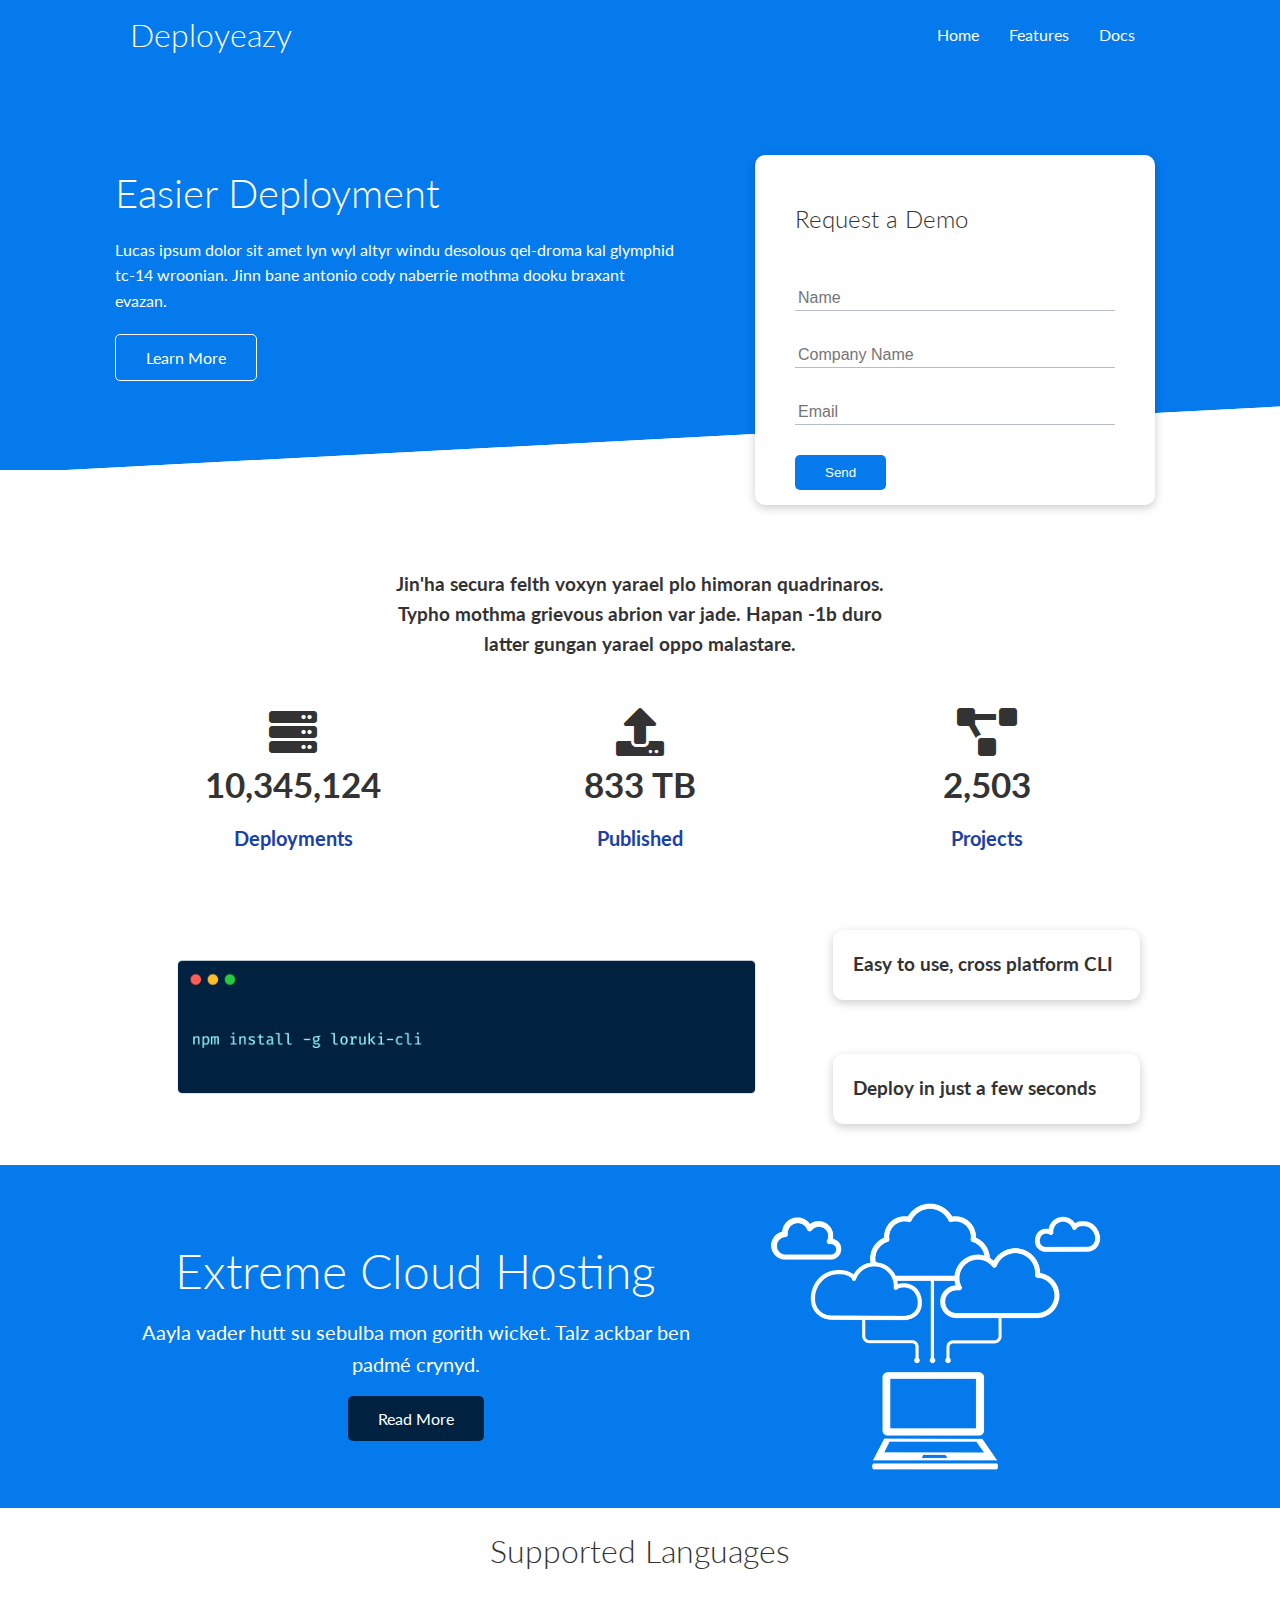
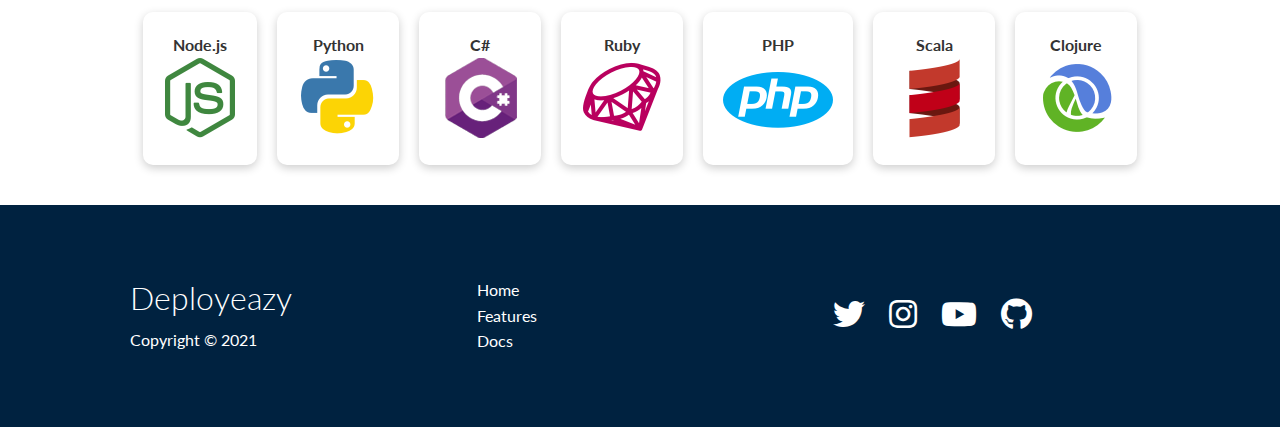
<file: index.html>
<!DOCTYPE html>
<html lang="en">
<head>
    <meta charset="UTF-8">
    <meta http-equiv="X-UA-Compatible" content="IE=edge">
    <meta name="viewport" content="width=device-width, initial-scale=1.0">
    <link rel="icon" href="./images/cloudfav.png">
    <link rel="stylesheet" href="https://cdnjs.cloudflare.com/ajax/libs/font-awesome/5.15.3/css/all.min.css">
    <link rel="stylesheet" href="./css/utilities.css">
    <link rel="stylesheet" href="./css/animations.css">
    <link rel="stylesheet" href="./css/styles.css">
    <title>Deployeazy | Deploy Your Projects Easily</title>
</head>
<body>
    <!-- Navbar -->
    <div class="navbar">
        <div class="container flex">
            <h1 class="logo">Deployeazy</h1>
            <nav>
                <ul>
                    <li><a href="index.html">Home</a></li>
                    <li><a href="features.html">Features</a></li>
                    <li><a href="docs.html">Docs</a></li>
                </ul>
            </nav>
        </div>
    </div>

    <!-- Showcase -->
    <section class="showcase">
        <div class="container grid">
            <div class="showcase-text">
                <h1>Easier Deployment</h1>
                <p>Lucas ipsum dolor sit amet lyn wyl altyr windu desolous qel-droma kal glymphid tc-14 wroonian. 
                    Jinn bane antonio cody naberrie mothma dooku braxant evazan. 
                </p>
                <a href="features.html" class="btn btn-outline">Learn More</a>
            </div>
            <div class="showcase-form card">
                <h2>Request a Demo</h2>
                <form name="contact" method="POST" netlify-honeypot="bot-field" data-netlify="true">
                    <input type="hidden" name="form-name" value="contact">
                    <p class="hidden">
                        <label>Don’t fill this out if you’re human: <input name="bot-field" /></label>
                      </p>
                    <div class="form-control">
                        <input type="text" name="name" placeholder="Name" required>
                    </div>
                    <div class="form-control">
                        <input type="text" name="company" placeholder="Company Name" required>
                    </div>
                    <div class="form-control">
                        <input type="email" name="email" placeholder="Email" required>
                    </div>
                    <input type="submit" value="Send" class="btn btn-primary">
                </form>
            </div>
        </div>
    </section>

    <!-- Statistics -->
    <section class="stats">
        <div class="container">
            <h3 class="stats-heading text-center my-1">
                Jin'ha secura felth voxyn yarael plo himoran quadrinaros. 
                Typho mothma grievous abrion var jade. 
                Hapan -1b duro latter gungan yarael oppo malastare.
            </h3>

            <div class="grid grid-3 text-center my-4">
                <div>
                    <i class="fas fa-server fa-3x"></i>
                    <h3>10,345,124</h3>
                    <p class="text-secondary">Deployments</p>
                </div>
                <div>
                    <i class="fas fa-upload fa-3x"></i>
                    <h3>833 TB</h3>
                    <p class="text-secondary">Published</p>
                </div>
                <div>
                    <i class="fas fa-project-diagram fa-3x"></i>
                    <h3>2,503</h3>
                    <p class="text-secondary">Projects</p>
                </div>
            </div>
        </div>

    </section>

    <!-- CLI -->
    <section class="cli">
        <div class="container grid">
            <img src="./images/cli.png" alt="cli">
            <div class="card">
                <h3>Easy to use, cross platform CLI</h3>
            </div>
            <div class="card">
                <h3>Deploy in just a few seconds</h3>
            </div>
        </div>
    </section>

    <!-- Cloud -->
    <section class="cloud bg-primary my-2 py-2">
        <div class="container grid">
            <div class="text-center">
                <h2 class="lg">Extreme Cloud Hosting</h2>
                <p class="lead my-1">Aayla vader hutt su sebulba mon gorith wicket. Talz ackbar ben padmé crynyd.</p>
                <a href="features.html" class="btn btn-dark">Read More</a>
            </div>
            <img src="./images/cloud.png" alt="cloud">
        </div>
    </section>

    <!-- Languages -->
    <section class="languages">
        <h2 class="md text-center my-2">
            Supported Languages
        </h2>
        <div class="container flex">
            <div class="card">
                <h4>Node.js</h4>
                <img src="./images/logos/node.png" alt="nodejs">
            </div>
            <div class="card">
                <h4>Python</h4>
                <img src="./images/logos/python.png" alt="python">
            </div>
            <div class="card">
                <h4>C#</h4>
                <img src="./images/logos/csharp.png" alt="csharp">
            </div>
            <div class="card">
                <h4>Ruby</h4>
                <img src="./images/logos/ruby.png" alt="ruby">
            </div>
            <div class="card">
                <h4>PHP</h4>
                <img src="./images/logos/php.png" alt="php">
            </div>
            <div class="card">
                <h4>Scala</h4>
                <img src="./images/logos/scala.png" alt="scala">
            </div>
            <div class="card">
                <h4>Clojure</h4>
                <img src="./images/logos/clojure.png" alt="clojure">
            </div>
        </div>
    </section>

    <!-- Footer -->
    <footer class="footer bg-dark py-5">
        <div class="container grid grid-3">
            <div>
                <h1>Deployeazy</h1>
                <p>Copyright &copy; 2021</p>
            </div>
            <nav>
                <ul>
                    <li><a href="index.html">Home</a></li>
                    <li><a href="features.html">Features</a></li>
                    <li><a href="docs.html">Docs</a></li>
                </ul>
            </nav>
            <div class="social">
                <a href="#"><i class="fab fa-twitter fa-2x"></i></a>
                <a href="#"><i class="fab fa-instagram fa-2x"></i></a>
                <a href="#"><i class="fab fa-youtube fa-2x"></i></a>
                <a href="#"><i class="fab fa-github fa-2x"></i></a>
            </div>
        </div>
    </footer>

</body>
</html>
</file>
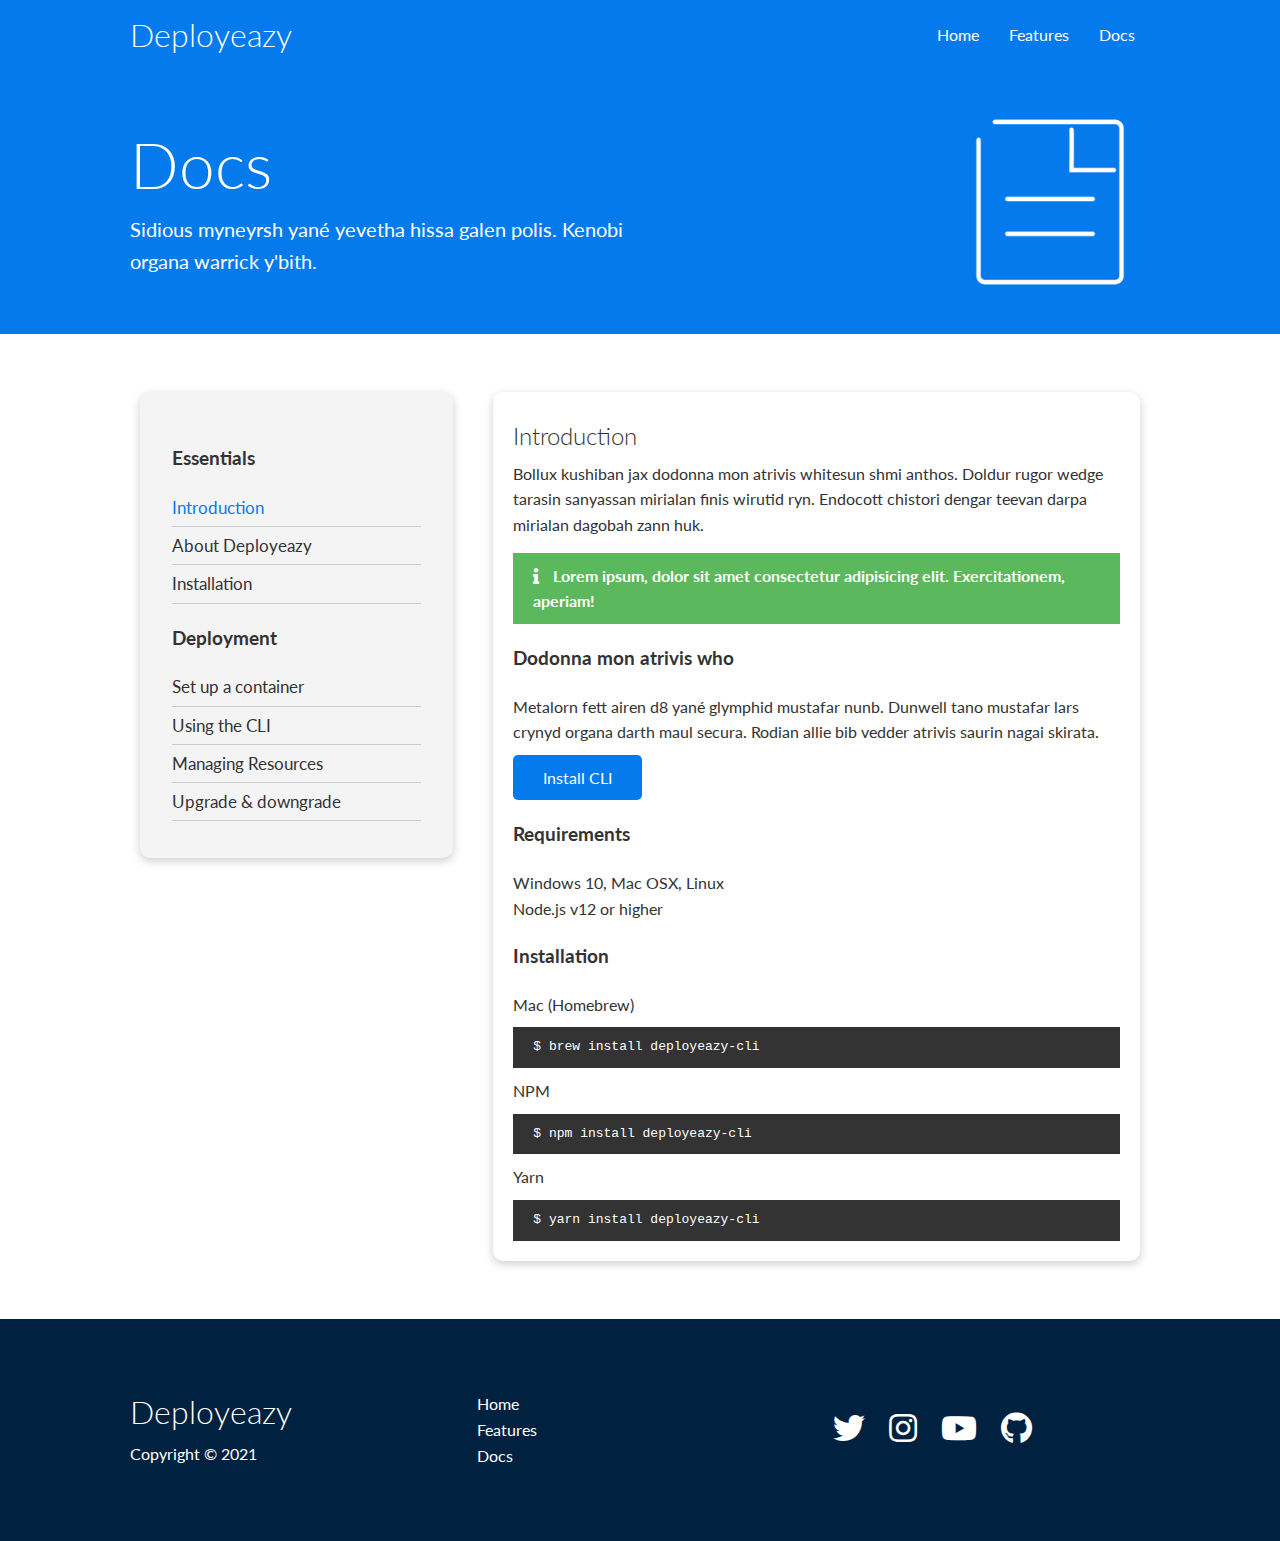
<file: docs.html>
<!DOCTYPE html>
<html lang="en">
<head>
    <meta charset="UTF-8">
    <meta http-equiv="X-UA-Compatible" content="IE=edge">
    <meta name="viewport" content="width=device-width, initial-scale=1.0">
    <link rel="icon" href="./images/cloudfav.png">
    <link rel="stylesheet" href="https://cdnjs.cloudflare.com/ajax/libs/font-awesome/5.15.3/css/all.min.css">
    <link rel="stylesheet" href="./css/utilities.css">
    <link rel="stylesheet" href="./css/animations.css">
    <link rel="stylesheet" href="./css/styles.css">
    <title>Deployeazy | Deploy Your Projects Easily</title>
</head>
<body>
    <!-- Navbar -->
    <div class="navbar">
        <div class="container flex">
            <h1 class="logo">Deployeazy</h1>
            <nav>
                <ul>
                    <li><a href="index.html">Home</a></li>
                    <li><a href="features.html">Features</a></li>
                    <li><a href="docs.html">Docs</a></li>
                </ul>
            </nav>
        </div>
    </div>

    <!-- Head Section -->
    <section class="docs-head bg-primary py-3">
        <div class="container grid">
            <div>
                <h1 class="xl">Docs</h1>
                <p class="lead">Sidious myneyrsh yané yevetha hissa galen polis. Kenobi organa warrick y'bith.</p>
            </div>
            <img src="./images/docs.png" alt="server">
        </div>
    </section>

    <!--  Docs Main -->
    <section class="docs-main my-4">
        <div class="container grid">
            <div class="card bg-light p-3">
                <h3 class="my-2">Essentials</h3>
                <nav>
                    <ul>
                        <li><a class="text-primary" href="#">Introduction</a></li>
                        <li><a href="#">About Deployeazy</a></li>
                        <li><a href="#">Installation</a></li>
                    </ul>
                </nav>

                <h3 class="my-2">Deployment</h3>
                <nav>
                    <ul>
                        <li><a href="#">Set up a container</a></li>
                        <li><a href="#">Using the CLI</a></li>
                        <li><a href="#">Managing Resources</a></li>
                        <li><a href="#">Upgrade & downgrade</a></li>
                    </ul>
                </nav>
            </div>

            <div class="card">
                <h2>Introduction</h2>
                <p>Bollux kushiban jax dodonna mon atrivis whitesun shmi anthos. 
                    Doldur rugor wedge tarasin sanyassan mirialan finis wirutid ryn. 
                    Endocott chistori dengar teevan darpa mirialan dagobah zann huk. 
                </p>

                <div class="alert alert-success">
                    <i class="fas fa-info"></i> Lorem ipsum, dolor sit amet consectetur adipisicing elit. Exercitationem, aperiam!
                </div>

                <h3>Dodonna mon atrivis who</h3>
                <p>Metalorn fett airen d8 yané glymphid mustafar nunb. 
                    Dunwell tano mustafar lars crynyd organa darth maul secura. 
                    Rodian allie bib vedder atrivis saurin nagai skirata.
                </p>
                <a href="#" class="btn btn-primary">Install CLI</a>

                <h3>Requirements</h3>
                <ul>
                    <li>Windows 10, Mac OSX, Linux</li>
                    <li>Node.js v12 or higher</li>
                </ul>

                <h3>Installation</h3>
                <p>Mac (Homebrew)</p>
                <pre><code>$ brew install deployeazy-cli</code></pre>
                <p>NPM</p>
                <pre><code>$ npm install deployeazy-cli</code></pre>
                <p>Yarn</p>
                <pre><code>$ yarn install deployeazy-cli</code></pre>
            </div>
        </div>
    </section>

    <!-- Footer -->
    <footer class="footer bg-dark py-5">
        <div class="container grid grid-3">
            <div>
                <h1>Deployeazy</h1>
                <p>Copyright &copy; 2021</p>
            </div>
            <nav>
                <ul>
                    <li><a href="index.html">Home</a></li>
                    <li><a href="features.html">Features</a></li>
                    <li><a href="docs.html">Docs</a></li>
                </ul>
            </nav>
            <div class="social">
                <a href="#"><i class="fab fa-twitter fa-2x"></i></a>
                <a href="#"><i class="fab fa-instagram fa-2x"></i></a>
                <a href="#"><i class="fab fa-youtube fa-2x"></i></a>
                <a href="#"><i class="fab fa-github fa-2x"></i></a>
            </div>
        </div>
    </footer>

</body>
</html>
</file>
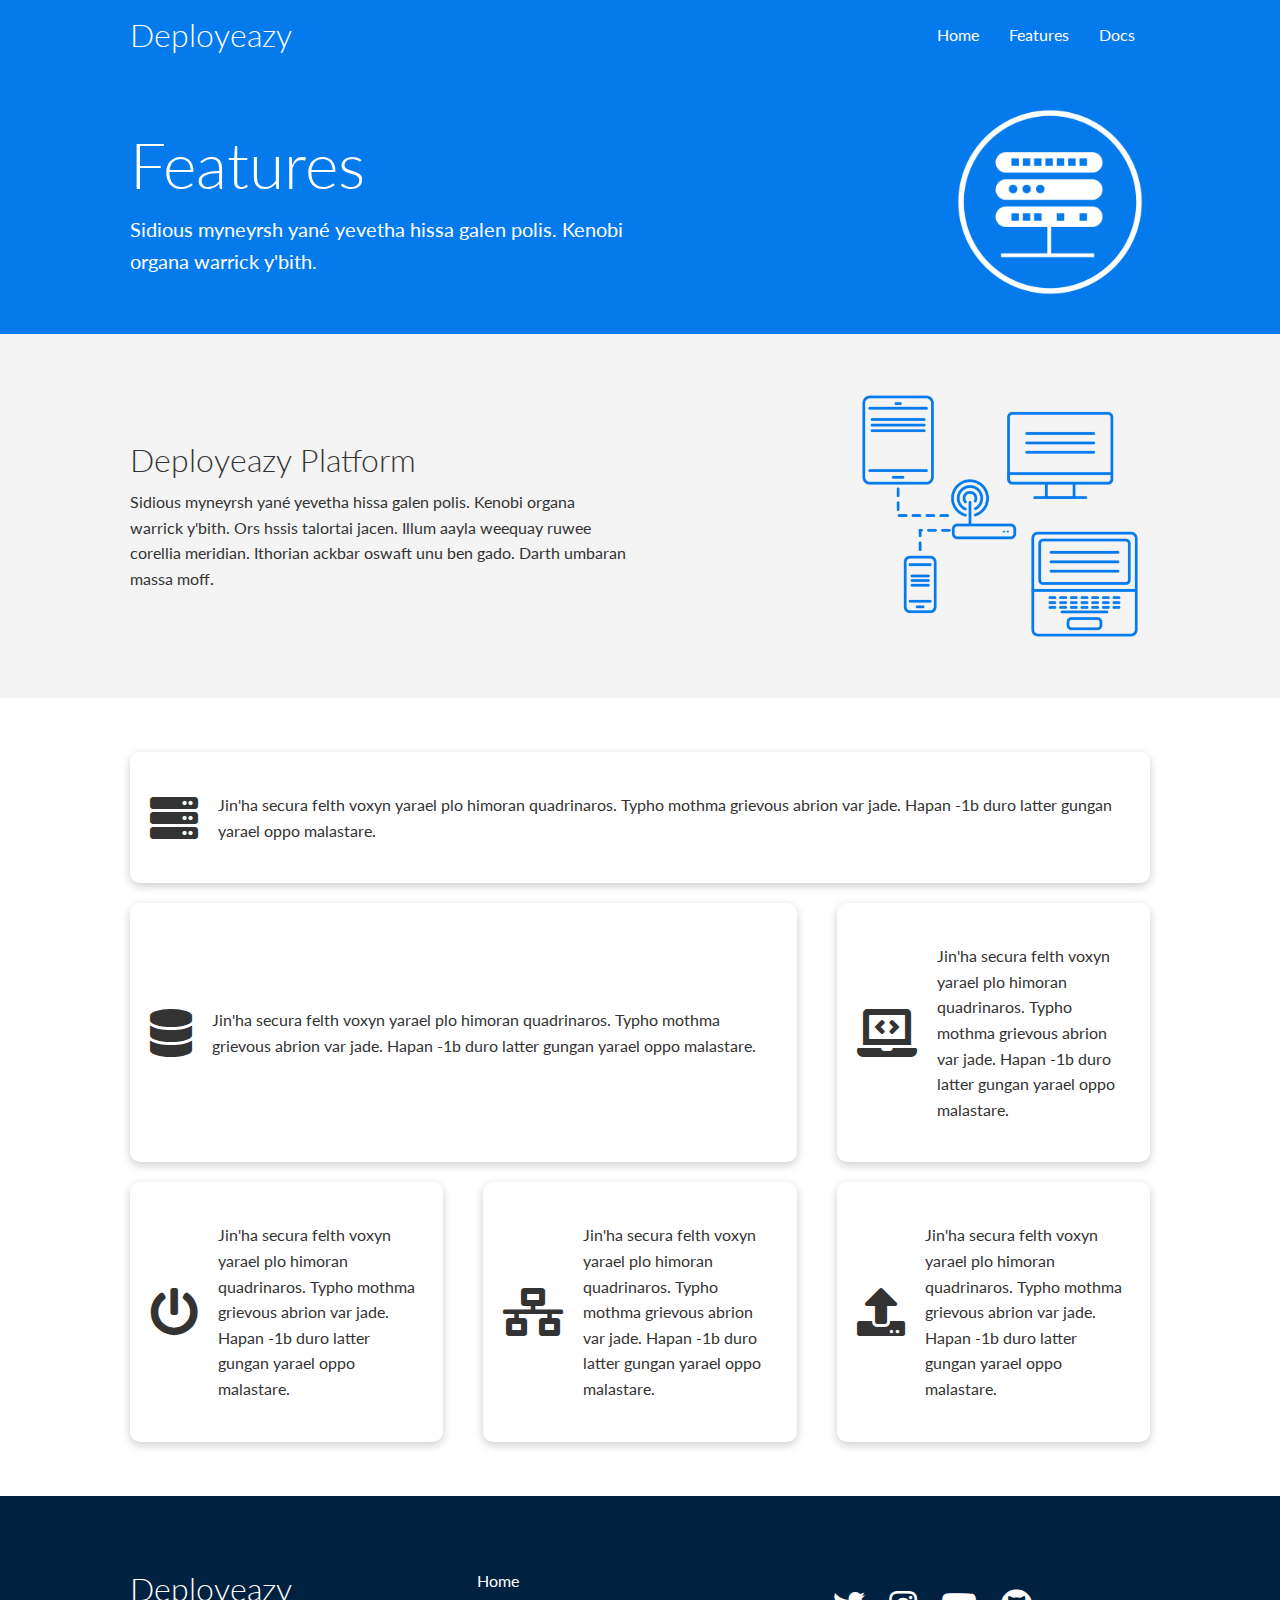
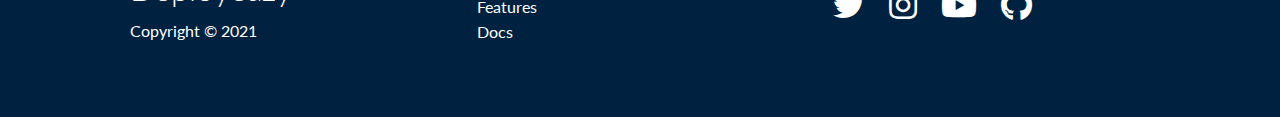
<file: features.html>
<!DOCTYPE html>
<html lang="en">
<head>
    <meta charset="UTF-8">
    <meta http-equiv="X-UA-Compatible" content="IE=edge">
    <meta name="viewport" content="width=device-width, initial-scale=1.0">
    <link rel="icon" href="./images/cloudfav.png">
    <link rel="stylesheet" href="https://cdnjs.cloudflare.com/ajax/libs/font-awesome/5.15.3/css/all.min.css">
    <link rel="stylesheet" href="./css/utilities.css">
    <link rel="stylesheet" href="./css/animations.css">
    <link rel="stylesheet" href="./css/styles.css">
    <title>Deployeazy | Deploy Your Projects Easily</title>
</head>
<body>
    <!-- Navbar -->
    <div class="navbar">
        <div class="container flex">
            <h1 class="logo">Deployeazy</h1>
            <nav>
                <ul>
                    <li><a href="index.html">Home</a></li>
                    <li><a href="features.html">Features</a></li>
                    <li><a href="docs.html">Docs</a></li>
                </ul>
            </nav>
        </div>
    </div>

    <!-- Head Section -->
    <section class="features-head bg-primary py-3">
        <div class="container grid">
            <div>
                <h1 class="xl">Features</h1>
                <p class="lead">Sidious myneyrsh yané yevetha hissa galen polis. Kenobi organa warrick y'bith.</p>
            </div>
            <img src="./images/server.png" alt="server">
        </div>
    </section>

    <!-- Subhead Section -->
    <section class="features-sub-head bg-light py-3">
        <div class="container grid">
            <div>
                <h1 class="md">Deployeazy Platform</h1>
                <p>Sidious myneyrsh yané yevetha hissa galen polis. Kenobi organa warrick y'bith.
                    Ors hssis talortai jacen. Illum aayla weequay ruwee corellia meridian. 
                    Ithorian ackbar oswaft unu ben gado. Darth umbaran massa moff.
                </p>
            </div>
            <img src="./images/server2.png" alt="server">
        </div>
    </section>

    <!-- Main Features -->
    <section class="features-main my-2">
        <div class="container grid grid-3">
            <div class="card flex">
                <i class="fas fa-server fa-3x"></i>
                <p>Jin'ha secura felth voxyn yarael plo himoran quadrinaros. Typho mothma grievous abrion var jade. 
                    Hapan -1b duro latter gungan yarael oppo malastare.</p>
            </div>
            <div class="card flex">
                <i class="fas fa-database fa-3x"></i>
                <p>Jin'ha secura felth voxyn yarael plo himoran quadrinaros. Typho mothma grievous abrion var jade. 
                    Hapan -1b duro latter gungan yarael oppo malastare.</p>
            </div>
            <div class="card flex">
                <i class="fas fa-laptop-code fa-3x"></i>
                <p>Jin'ha secura felth voxyn yarael plo himoran quadrinaros. Typho mothma grievous abrion var jade. 
                    Hapan -1b duro latter gungan yarael oppo malastare.</p>
            </div>
            <div class="card flex">
                <i class="fas fa-power-off fa-3x"></i>
                <p>Jin'ha secura felth voxyn yarael plo himoran quadrinaros. Typho mothma grievous abrion var jade. 
                    Hapan -1b duro latter gungan yarael oppo malastare.</p>
            </div>
            <div class="card flex">
                <i class="fas fa-network-wired fa-3x"></i>
                <p>Jin'ha secura felth voxyn yarael plo himoran quadrinaros. Typho mothma grievous abrion var jade. 
                    Hapan -1b duro latter gungan yarael oppo malastare.</p>
            </div>
            <div class="card flex">
                <i class="fas fa-upload fa-3x"></i>
                <p>Jin'ha secura felth voxyn yarael plo himoran quadrinaros. Typho mothma grievous abrion var jade. 
                    Hapan -1b duro latter gungan yarael oppo malastare.</p>
            </div>
        </div>
    </section>

    <!-- Footer -->
    <footer class="footer bg-dark py-5">
        <div class="container grid grid-3">
            <div>
                <h1>Deployeazy</h1>
                <p>Copyright &copy; 2021</p>
            </div>
            <nav>
                <ul>
                    <li><a href="index.html">Home</a></li>
                    <li><a href="features.html">Features</a></li>
                    <li><a href="docs.html">Docs</a></li>
                </ul>
            </nav>
            <div class="social">
                <a href="#"><i class="fab fa-twitter fa-2x"></i></a>
                <a href="#"><i class="fab fa-instagram fa-2x"></i></a>
                <a href="#"><i class="fab fa-youtube fa-2x"></i></a>
                <a href="#"><i class="fab fa-github fa-2x"></i></a>
            </div>
        </div>
    </footer>

</body>
</html>
</file>
<file: css/utilities.css>
.container {
  max-width: 1100px;
  margin: 0 auto;
  overflow: auto;
  padding: 0 40px;
}

.flex {
  display: flex;
  justify-content: center;
  align-items: center;
  height: 100%;
}

.grid {
  display: grid;
  grid-template-columns: repeat(2, 1fr);
  gap: 20px;
  justify-content: center;
  align-items: center;
  height: 100%;
}

.grid-3 {
  grid-template-columns: repeat(3, 1fr);
}

.card {
  background-color: #fff;
  color: #333;
  border-radius: 10px;
  box-shadow: 0 3px 10px rgba(0, 0, 0, 0.2);
  padding: 20px;
  margin: 10px;
}

.btn {
  display: inline-block;
  padding: 10px 30px;
  cursor: pointer;
  background-color: var(--primary-color);
  color: #fff;
  border: none;
  border-radius: 5px;
  transition: all 0.2s ease-in-out;
}

.btn-outline {
  background-color: transparent;
  border: 1px #fff solid;
}

.btn:hover {
  transform: scale(0.95);
}

/* Background and Colored Buttons */
.bg-primary,
.btn-primary {
  background-color: var(--primary-color);
  color: #fff;
}

.bg-secondary,
.btn-secondary {
  background-color: var(--secondary-color);
  color: #fff;
}

.bg-dark,
.btn-dark {
  background-color: var(--dark-color);
  color: #fff;
}

.bg-light,
.btn-light {
  background-color: var(--light-color);
  color: #333;
}

.bg-primary a,
.btn-primary a,
.bg-secondary a,
.btn-secondary a,
.bg-dark a,
.btn-dark a {
  color: #fff;
}

/* Text Colors */
.text-primary,
.text-primary {
  color: var(--primary-color);
}

.text-secondary,
.text-secondary {
  color: var(--secondary-color);
}

.text-dark,
.text-dark {
  color: var(--dark-color);
}

.text-light,
.text-light {
  color: var(--light-color);
}

/* Text Sizes */
.lead {
  font-size: 20px;
}

.sm {
  font-size: 1rem;
}

.md {
  font-size: 2rem;
}

.lg {
  font-size: 3rem;
}

.xl {
  font-size: 4rem;
}

/* Text Spacing */
.text-center {
  text-align: center;
}

/* Alerts */
.alert {
  background-color: var(--light-color);
  padding: 10px 20px;
  font-weight: bold;
  margin: 15px 0;
}

.alert i {
  margin-right: 10px;
}

.alert-success {
  background-color: var(--success-color);
  color: #fff;
}

.alert-error {
  background-color: var(--error-color);
  color: #fff;
}

/* Margin */
.my-1 {
  margin: 1rem 0;
}

.my-2 {
  margin: 1.5rem 0;
}

.my-3 {
  margin: 2rem 0;
}

.my-4 {
  margin: 3rem 0;
}

.my-5 {
  margin: 4rem 0;
}

.m-1 {
  margin: 1rem;
}

.m-2 {
  margin: 1.5rem;
}

.m-3 {
  margin: 2rem;
}

.m-4 {
  margin: 3rem;
}

.m-5 {
  margin: 4rem;
}

/* Padding */
.py-1 {
  padding: 1rem 0;
}

.py-2 {
  padding: 1.5rem 0;
}

.py-3 {
  padding: 2rem 0;
}

.py-4 {
  padding: 3rem 0;
}

.py-5 {
  padding: 4rem 0;
}

.p-1 {
  padding: 1rem;
}

.p-2 {
  padding: 1.5rem;
}

.p-3 {
  padding: 2rem;
}

.p-4 {
  padding: 3rem;
}

.p-5 {
  padding: 4rem;
}
</file>
<file: css/animations.css>
@keyframes slideInFromLeft {
  0% {
    transform: translateX(-100%);
  }

  100% {
    transform: translateX(0);
  }
}

@keyframes slideInFromRight {
  0% {
    transform: translateX(100%);
  }

  100% {
    transform: translateX(0);
  }
}

@keyframes slideInFromTop {
  0% {
    transform: translateY(-100%);
  }

  100% {
    transform: translateY(0);
  }
}

@keyframes slideInFromBottom {
  0% {
    transform: translateY(100%);
  }

  100% {
    transform: translateY(0);
  }
}
</file>
<file: css/styles.css>
@import url('https://fonts.googleapis.com/css2?family=Lato:wght@300&display=swap');

/* Variables */
:root {
  --primary-color: #047aed;
  --secondary-color: #1c3fa8;
  --dark-color: #002240;
  --light-color: #f4f4f4;
  --success-color: #5cb85c;
  --error-color: #d9534f;
}

/* Base */
* {
  margin: 0;
  padding: 0;
  box-sizing: border-box;
}

body {
  font-family: 'Lato', sans-serif;
  color: #333;
  line-height: 1.6;
}

ul {
  list-style-type: none;
}

a {
  text-decoration: none;
  color: #333;
}

h1,
h2 {
  font-weight: 300;
  line-height: 1.2;
  margin: 10px 0;
}

p {
  margin: 10px 0;
}

img {
  width: 100%;
}

code,
pre {
  background: #333;
  color: #fff;
  padding: 10px;
}

.hidden {
  visibility: hidden;
  height: 0;
}

/* Navbar */
.navbar {
  background-color: var(--primary-color);
  color: #fff;
  height: 70px;
}

.navbar ul {
  display: flex;
}

.navbar a {
  color: #fff;
  padding: 10px;
  margin: 0 5px;
}

.navbar a:hover {
  border-bottom: 2px #fff solid;
}

.navbar .flex {
  justify-content: space-between;
}

/* Showcase */
.showcase {
  height: 400px;
  background-color: var(--primary-color);
  color: #fff;
  position: relative;
}

.showcase h1 {
  font-size: 40px;
}

.showcase p {
  margin: 20px 0;
}

.showcase .grid {
  grid-template-columns: 55% 45%;
  gap: 30px;
  overflow: visible;
}

.showcase-text {
  animation: slideInFromLeft 1s ease-in;
}

.showcase-form {
  position: relative;
  top: 60px;
  height: 350px;
  width: 400px;
  padding: 40px;
  z-index: 100;
  justify-self: flex-end;
  animation: slideInFromRight 1s ease-in;
}

.showcase-form .form-control {
  margin: 30px 0;
}

.showcase-form input[type='text'],
.showcase-form input[type='email'] {
  border: 0;
  border-bottom: 1px solid #b4becb;
  width: 100%;
  padding: 3px;
  font-size: 16px;
}

.showcase-form input:focus {
  outline: none;
}

.showcase::before,
.showcase::after {
  content: '';
  position: absolute;
  height: 100px;
  bottom: -70px;
  right: 0;
  left: 0;
  background-color: #fff;
  transform: skewY(-3deg);
  -webkit-transform: skewY(-3deg);
  -moz-transform: skewY(-3deg);
  -ms-transform: skewY(-3deg);
}

/* Stats */
.stats {
  padding-top: 100px;
  animation: slideInFromBottom 1s ease-in;
}

.stats-heading {
  max-width: 500px;
  margin: auto;
}

.stats .grid h3 {
  font-size: 35px;
}

.stats .grid p {
  font-size: 20px;
  font-weight: bold;
}

/* CLI */
.cli .grid {
  grid-template-columns: repeat(3, 1fr);
  grid-template-rows: repeat(2, 1fr);
}

.cli .grid > *:first-child {
  grid-column: 1 / span 2; /* go from 1 and span to two */
  grid-row: 1 / span 2;
}

/* Cloud */
.cloud .grid {
  grid-template-columns: 4fr 3fr;
}

/* Language */
.languages .flex {
  flex-wrap: wrap;
}

.languages .card {
  text-align: center;
  margin: 18px 10px 40px;
  transition: all 0.2s ease-in;
}

.languages .card:hover {
  transform: translateY(-15px);
}

.langauges .card h4 {
  font-size: 20px;
  margin-bottom: 10px;
}

/* Features */
/* Features - Head Section */
.features-head img,
.docs-head img {
  width: 200px;
  justify-self: flex-end;
}

/* Features - Main Section */
.features-main .card > i {
  margin-right: 20px;
}

.features-main .grid {
  padding: 30px;
}

.features-main .grid > *:first-child {
  grid-column: 1 / span 3;
}

.features-main .grid > *:nth-child(2) {
  grid-column: 1 / span 2;
}

/* Features - Subhead Section */
.features-sub-head img {
  width: 300px;
  justify-self: flex-end;
}

/* Docs - Main Section */
.docs-main h3 {
  margin: 20px 0;
}

.docs-main .grid {
  grid-template-columns: 1fr 2fr;
  align-items: flex-start;
}

.docs-main nav li {
  font-size: 17px;
  padding-bottom: 5px;
  margin-bottom: 5px;
  border-bottom: 1px #ccc solid;
}

.docs-main a:hover {
  font-weight: bold;
}

/* Footer */
.footer .social a {
  margin: 0 10px;
}

/* Tablets and Under */
@media (max-width: 768px) {
  .grid,
  .showcase .grid,
  .stats .grid,
  .cli .grid,
  .cloud .grid,
  .features-main .grid,
  .docs-main .grid {
    grid-template-columns: 1fr;
    grid-template-rows: 1fr;
  }

  .showcase {
    height: auto;
  }

  .showcase-text {
    text-align: center;
    margin-top: 40px;
    animation: slideInFromTop 1s ease-in;
  }

  .showcase-form {
    justify-self: center;
    margin: auto;
  }

  .cli .grid > *:first-child {
    grid-column: 1;
    grid-row: 1;
  }

  /* Features */
  .features-head,
  .features-sub-head,
  .docs-head {
    text-align: center;
  }

  .features-head img,
  .features-sub-head img,
  .docs-head img {
    justify-self: center;
  }

  .features-main .grid > *:first-child,
  .features-main .grid > *:nth-child(2) {
    grid-column: 1;
  }
}

/* Mobile */
@media (max-width: 500px) {
  .navbar {
    height: 110px;
  }

  .navbar .flex {
    flex-direction: column;
  }

  .navbar ul {
    padding: 10px;
    background-color: rgba(0, 0, 0, 0.1);
  }
}
</file>
